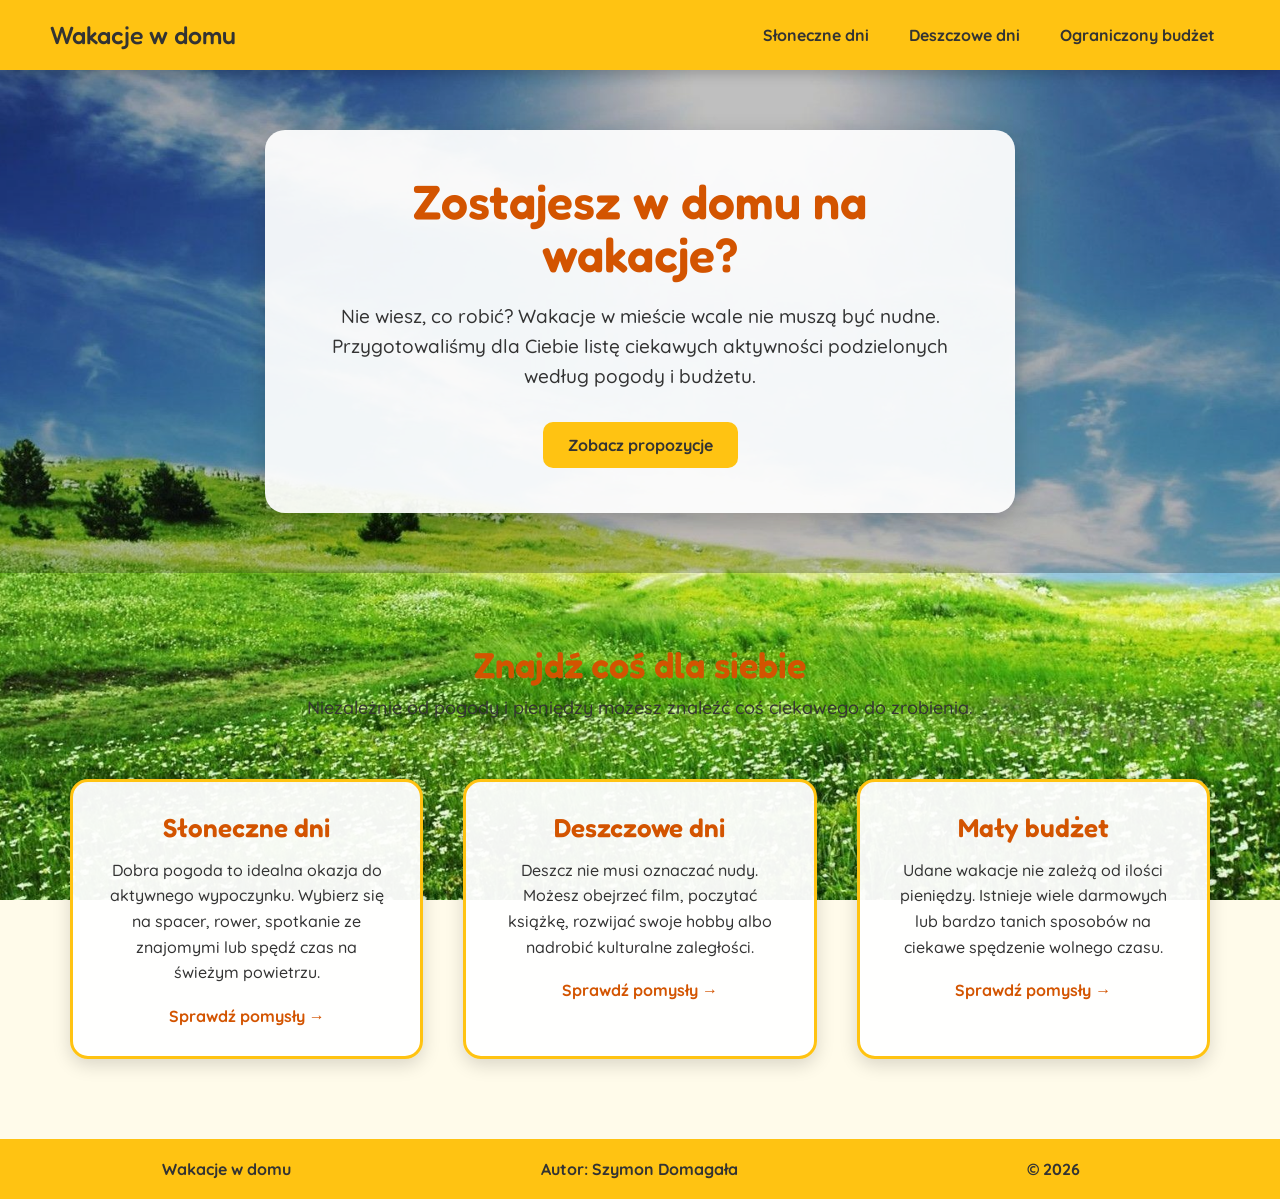
<file: index.html>
<!DOCTYPE html>
<html lang="pl">
<head>
    <meta charset="UTF-8">
    <meta name="viewport" content="width=device-width, initial-scale=1.0">

    <link rel="preconnect" href="https://fonts.googleapis.com">
    <link rel="preconnect" href="https://fonts.gstatic.com" crossorigin>
    <link href="https://fonts.googleapis.com/css2?family=Fredoka:wght@600&family=Quicksand:wght@500;700&display=swap" rel="stylesheet">
    <link rel="stylesheet" href="style/style.css">
    <link rel="stylesheet" href="style/style1.css">
    <title>Wakacje w domu</title>
</head>

<body>

    <header class="main-header">
        <div class="logo">Wakacje w domu</div>
        <nav>
            <ul class="menu">
                <li><a href="sloneczne.html">Słoneczne dni</a></li>
                <li><a href="deszczowe.html">Deszczowe dni</a></li>
                <li><a href="budzet.html">Ograniczony budżet</a></li>
            </ul>
        </nav>
    </header>

    <main>
        <section class="hero">
            <article>
                <h1>Zostajesz w domu na wakacje?</h1>

                <p>
                    Nie wiesz, co robić? Wakacje w mieście wcale nie muszą być nudne.
                    Przygotowaliśmy dla Ciebie listę ciekawych aktywności podzielonych
                    według pogody i budżetu.
                </p>

                <a class="hero-button" href="#propozycje">Zobacz propozycje</a>
            </article>
        </section>

        <section class="intro" id="propozycje">
            <h2>Znajdź coś dla siebie</h2>
            <p>
                Niezależnie od pogody i pieniędzy możesz znaleźć coś ciekawego do zrobienia.
            </p>
        </section>
        <section class="boxes">

            <div class="box">
                <h3>Słoneczne dni</h3>
                <p>
                    Dobra pogoda to idealna okazja do aktywnego wypoczynku.
                    Wybierz się na spacer, rower, spotkanie ze znajomymi
                    lub spędź czas na świeżym powietrzu.
                </p>
                <a href="sloneczne.html">Sprawdź pomysły →</a>
            </div>

            <div class="box">
                <h3>Deszczowe dni</h3>
                <p>
                    Deszcz nie musi oznaczać nudy. Możesz obejrzeć film,
                    poczytać książkę, rozwijać swoje hobby albo nadrobić
                    kulturalne zaległości.
                </p>
                <a href="deszczowe.html">Sprawdź pomysły →</a>
            </div>

            <div class="box">
                <h3>Mały budżet</h3>
                <p>
                    Udane wakacje nie zależą od ilości pieniędzy.
                    Istnieje wiele darmowych lub bardzo tanich sposobów
                    na ciekawe spędzenie wolnego czasu.
                </p>
                <a href="budzet.html">Sprawdź pomysły →</a>
            </div>
        </section>

    </main>
    <footer>
        
        <p>Wakacje w domu</p>
        <p>Autor: Szymon Domagała</p>
        <span>© 2026</span>

    </footer>

</body>
</html>
</file>
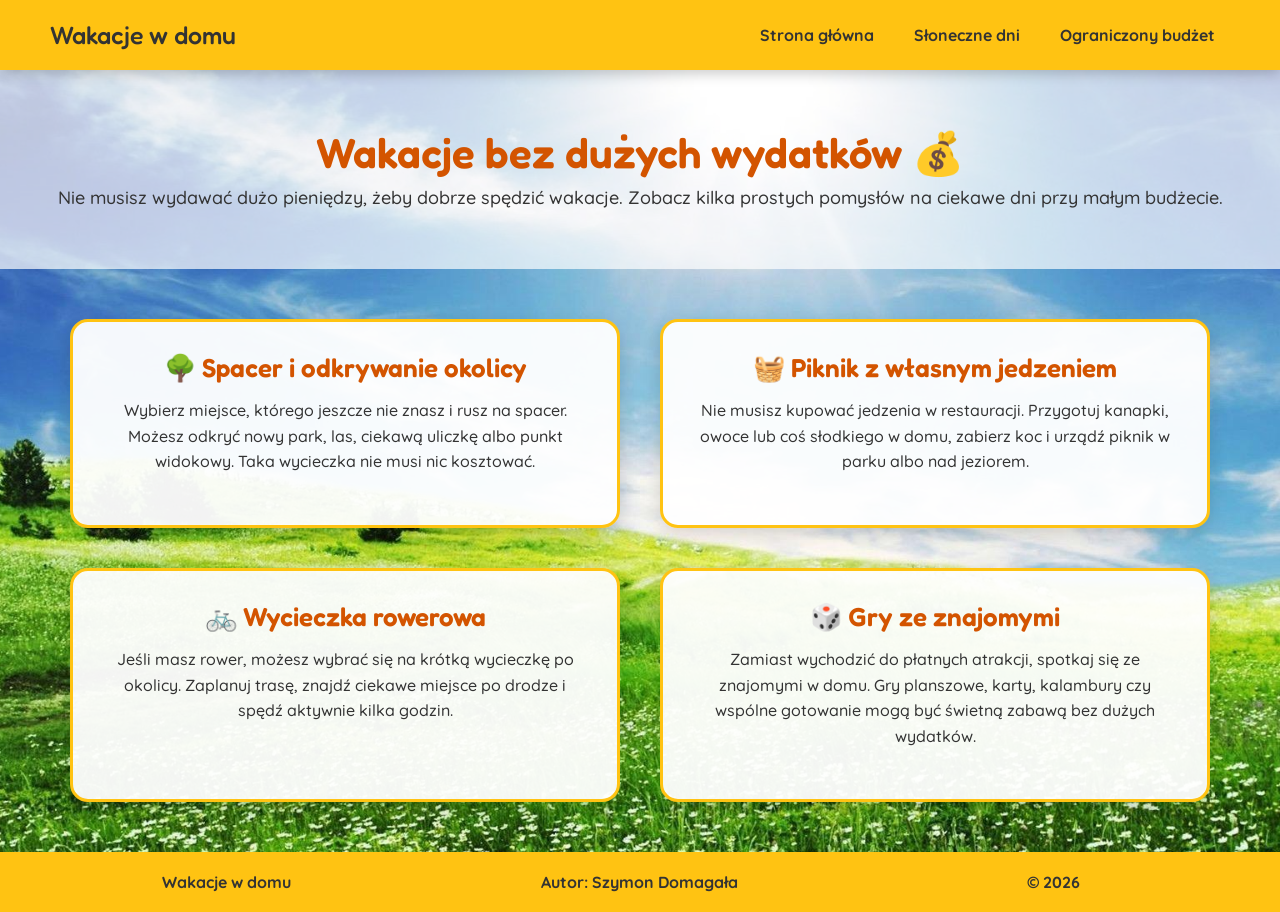
<file: budzet.html>
<!DOCTYPE html>
<html lang="en">
<head>
    <meta charset="UTF-8">
    <meta name="viewport" content="width=device-width, initial-scale=1.0">

    <link rel="preconnect" href="https://fonts.googleapis.com">
    <link rel="preconnect" href="https://fonts.gstatic.com" crossorigin>
    <link href="https://fonts.googleapis.com/css2?family=Fredoka:wght@600&family=Quicksand:wght@500;700&display=swap" rel="stylesheet">
    <link rel="stylesheet" href="style/style.css">
    <link rel="stylesheet" href="style/style2.css">
    <title>Document</title>
</head>
<body>
    <header class="main-header">
        <div class="logo">Wakacje w domu</div>
        <nav>
            <ul class="menu">
                <li><a href="index.html">Strona główna</a></li>
                <li><a href="sloneczne.html">Słoneczne dni</a></li>
                <li><a href="">Ograniczony budżet</a></li>
            </ul>
        </nav>
    </header>
    <main>
        <section class="hero">
            <article>
                <h1>Wakacje bez dużych wydatków 💰</h1>
                <p>
                    Nie musisz wydawać dużo pieniędzy, żeby dobrze spędzić wakacje.
                    Zobacz kilka prostych pomysłów na ciekawe dni przy małym budżecie.
                </p>
            </article>
        </section>

        <section class="boxes">

            <div class="box">
                <h3>🌳 Spacer i odkrywanie okolicy</h3>
                <p>
                    Wybierz miejsce, którego jeszcze nie znasz i rusz na spacer.
                    Możesz odkryć nowy park, las, ciekawą uliczkę albo punkt widokowy.
                    Taka wycieczka nie musi nic kosztować.
                </p>
            </div>

            <div class="box">
                <h3>🧺 Piknik z własnym jedzeniem</h3>
                <p>
                    Nie musisz kupować jedzenia w restauracji. Przygotuj kanapki,
                    owoce lub coś słodkiego w domu, zabierz koc i urządź piknik
                    w parku albo nad jeziorem.
                </p>
            </div>

            <div class="box">
                <h3>🚲 Wycieczka rowerowa</h3>
                <p>
                    Jeśli masz rower, możesz wybrać się na krótką wycieczkę
                    po okolicy. Zaplanuj trasę, znajdź ciekawe miejsce po drodze
                    i spędź aktywnie kilka godzin.
                </p>
            </div>

            <div class="box">
                <h3>🎲 Gry ze znajomymi</h3>
                <p>
                    Zamiast wychodzić do płatnych atrakcji, spotkaj się ze znajomymi
                    w domu. Gry planszowe, karty, kalambury czy wspólne gotowanie
                    mogą być świetną zabawą bez dużych wydatków.
                </p>
            </div>

        </section>
    </main>
    <footer>
        
        <p>Wakacje w domu</p>
        <p>Autor: Szymon Domagała</p>
        <span>© 2026</span>

    </footer>


</body>
</html>
</file>
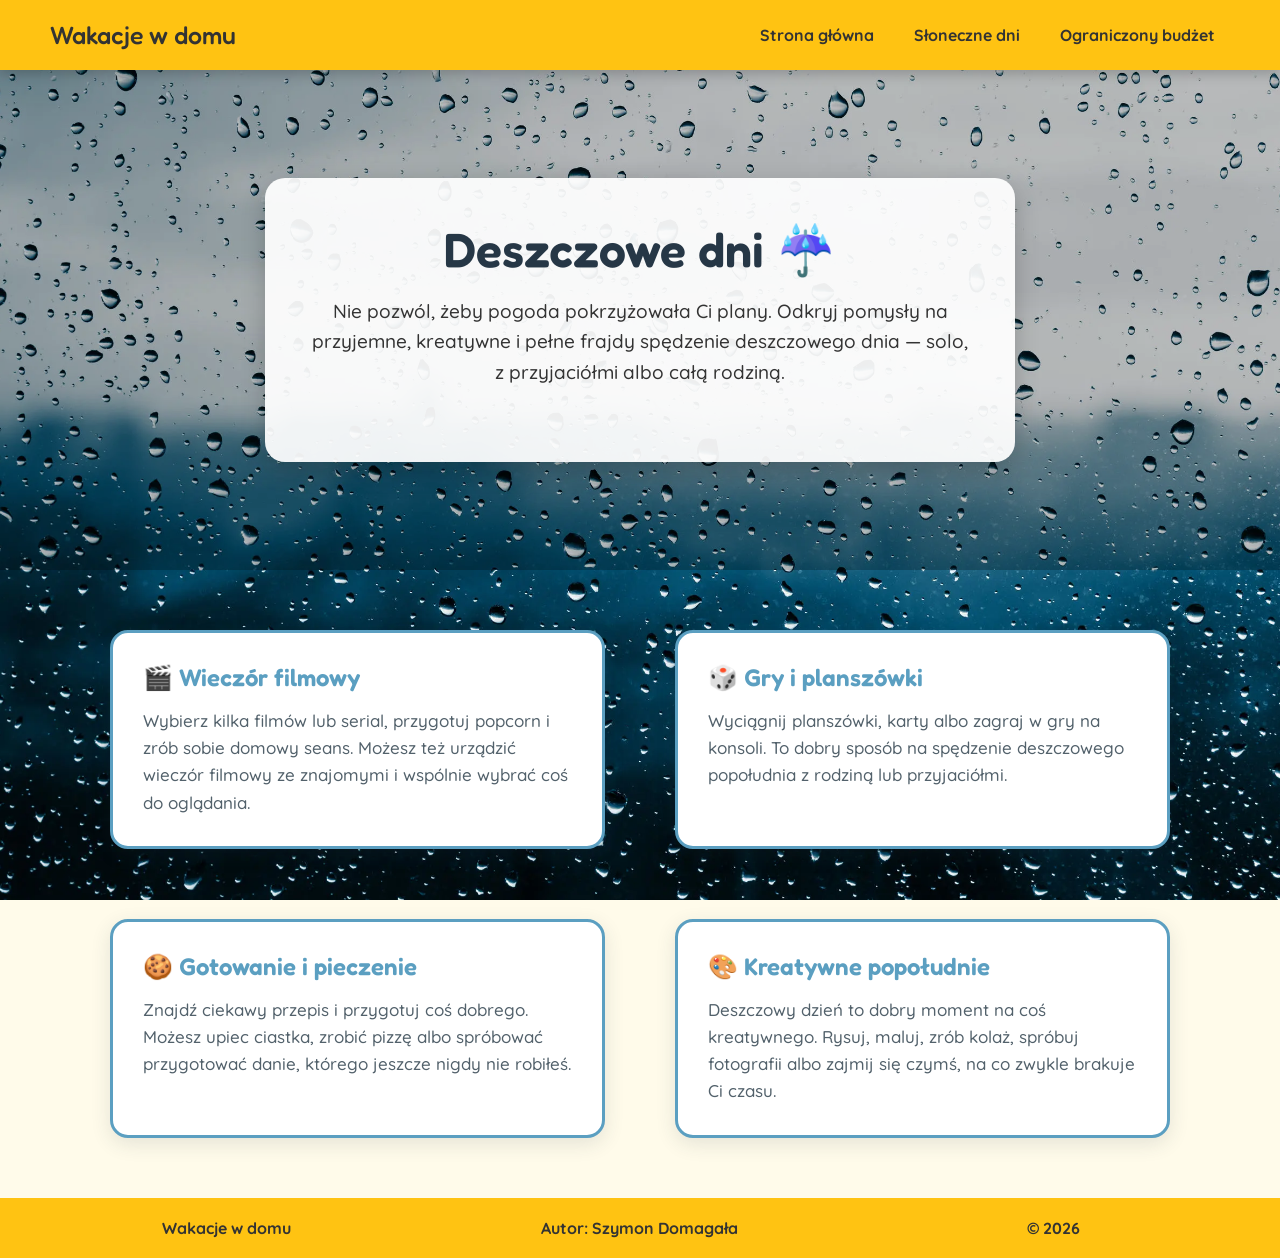
<file: deszczowe.html>
<!DOCTYPE html>
<html lang="en">
<head>
    <meta charset="UTF-8">
    <meta name="viewport" content="width=device-width, initial-scale=1.0">

    <link rel="preconnect" href="https://fonts.googleapis.com">

    <link rel="preconnect" href="https://fonts.gstatic.com" crossorigin>
    <link href="https://fonts.googleapis.com/css2?family=Fredoka:wght@600&family=Quicksand:wght@500;700&display=swap" rel="stylesheet">
    <link rel="stylesheet" href="style/style.css">
    <link rel="stylesheet" href="style/style3.css">

    <title>Document</title>
</head>
<body>
    <header class="main-header">
        <div class="logo">Wakacje w domu</div>
        <nav>
            <ul class="menu">
                <li><a href="index.html">Strona główna</a></li>
                <li><a href="sloneczne.html">Słoneczne dni</a></li>
                <li><a href="budzet.html">Ograniczony budżet</a></li>
            </ul>
        </nav>
    </header>
    <main>
        <section class="hero">
            <article>
                <h1>Deszczowe dni ☔</h1>
                <p>
                    Nie pozwól, żeby pogoda pokrzyżowała Ci plany.
                    Odkryj pomysły na przyjemne, kreatywne i pełne frajdy 
                    spędzenie deszczowego dnia — solo, z przyjaciółmi albo całą rodziną.
                </p>      
            </article>
                    
        </section>
        <section class="boxes">

             <div class="box">
                <h3>🎬 Wieczór filmowy</h3>
                <p>
                    Wybierz kilka filmów lub serial, przygotuj popcorn i zrób sobie
                    domowy seans. Możesz też urządzić wieczór filmowy ze znajomymi
                    i wspólnie wybrać coś do oglądania.
                </p>
            </div>

            <div class="box">
                <h3>🎲 Gry i planszówki</h3>
                <p>
                    Wyciągnij planszówki, karty albo zagraj w gry na konsoli.
                    To dobry sposób na spędzenie deszczowego popołudnia
                    z rodziną lub przyjaciółmi.
                </p>
            </div>

            <div class="box">
                <h3>🍪 Gotowanie i pieczenie</h3>
                <p>
                    Znajdź ciekawy przepis i przygotuj coś dobrego. Możesz upiec
                    ciastka, zrobić pizzę albo spróbować przygotować danie,
                    którego jeszcze nigdy nie robiłeś.
                </p>
            </div>

            <div class="box">
                <h3>🎨 Kreatywne popołudnie</h3>
                <p>
                    Deszczowy dzień to dobry moment na coś kreatywnego. Rysuj,
                    maluj, zrób kolaż, spróbuj fotografii albo zajmij się
                    czymś, na co zwykle brakuje Ci czasu.
                </p>
            </div>
        </section>
    </main>

    <footer>
        
        <p>Wakacje w domu</p>
        <p>Autor: Szymon Domagała</p>
        <span>© 2026</span>

    </footer>


</body>
</html>
</file>
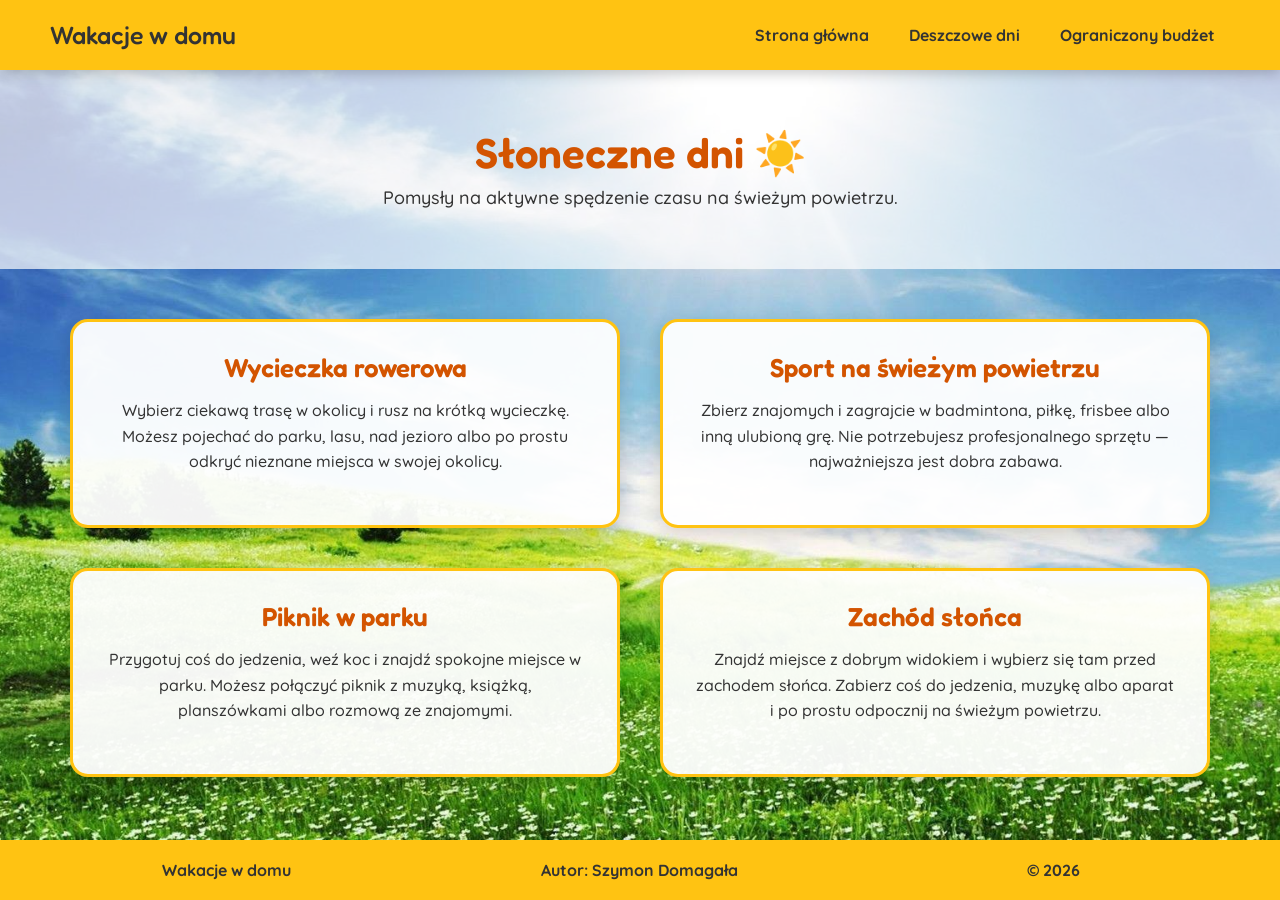
<file: sloneczne.html>
<!DOCTYPE html>
<html lang="en">
<head>
    <meta charset="UTF-8">
    <meta name="viewport" content="width=device-width, initial-scale=1.0">
    <link rel="preconnect" href="https://fonts.googleapis.com">

    <link rel="preconnect" href="https://fonts.gstatic.com" crossorigin>
    <link href="https://fonts.googleapis.com/css2?family=Fredoka:wght@600&family=Quicksand:wght@500;700&display=swap" rel="stylesheet">
    <link rel="stylesheet" href="style/style.css">
    <link rel="stylesheet" href="style/style2.css">
    <title>Słoneczne dni</title>
</head>
<body>
    <header class="main-header">
        <div class="logo">Wakacje w domu</div>
        <nav>
            <ul class="menu">
                <li><a href="index.html">Strona główna</a></li>
                <li><a href="deszczowe.html">Deszczowe dni</a></li>
                <li><a href="budzet.html">Ograniczony budżet</a></li>
            </ul>
        </nav>
    </header>

    <main>
        
        <section class="hero">
                <h1>Słoneczne dni ☀️</h1>
                <p>Pomysły na aktywne spędzenie czasu na świeżym powietrzu.</p>          
        </section>
        <section class="boxes">

            <div class="box">
                <h3>Wycieczka rowerowa</h3>
                <p>
                    Wybierz ciekawą trasę w okolicy i rusz na krótką wycieczkę. 
                    Możesz pojechać do parku, lasu, nad jezioro 
                    albo po prostu odkryć nieznane miejsca w swojej okolicy.
                </p>
                
            </div>

            <div class="box">
                <h3>Sport na świeżym powietrzu</h3>
                <p>
                   Zbierz znajomych i zagrajcie w badmintona, piłkę, frisbee albo inną ulubioną grę.
                    Nie potrzebujesz profesjonalnego sprzętu — najważniejsza jest dobra zabawa.
                </p>
                
            </div>

            <div class="box">
                <h3>Piknik w parku</h3>
                <p>
                    Przygotuj coś do jedzenia, weź koc i znajdź spokojne miejsce w parku. 
                    Możesz połączyć piknik z muzyką, książką, planszówkami albo rozmową ze znajomymi.
                </p>
                
            </div>
            <div class="box">
                <h3>Zachód słońca</h3>
                <p>
                    Znajdź miejsce z dobrym widokiem i wybierz się tam przed zachodem słońca. 
                    Zabierz coś do jedzenia, muzykę albo aparat i po prostu odpocznij na świeżym powietrzu.
                </p>
            </div>
        </section>
    </main>
    <footer>
        
        <p>Wakacje w domu</p>
        <p>Autor: Szymon Domagała</p>
        <span>© 2026</span>

    </footer>
</body>
</html>
</file>
<file: style/style.css>
* {
    margin: 0;
    padding: 0;
    box-sizing: border-box;
}

html {
    scroll-behavior: smooth;
}

body {
    font-family: 'Quicksand', sans-serif;
    font-weight: 500;
    color: #333;

    background-color: #fffbea;

    background-image: url('../images/background.jpg');
    background-repeat: no-repeat;  
    background-position: center;   
    background-size: cover;        
    background-attachment: fixed;  


    min-height: 100vh;
    overflow-x: hidden;
    display: flex;
    flex-direction: column;
}



h1,h2,h3 {
    font-family: 'Fredoka', sans-serif;
    font-weight: 600;
}

h1 {
    font-size: 48px;
    line-height: 1.1;
}

h2 {
    font-size: 36px;
    color: #d35400;
}

h3 {
    font-size: 26px;
    color: #d35400;
}



.main-header {
    position: sticky;
    top: 0;
    z-index: 1000;

    display: flex;
    justify-content: space-between;
    align-items: center;

    padding: 15px 50px;

    background-color: #ffc312;
    box-shadow: 0 4px 12px rgba(0, 0, 0, 0.2);
}

.logo {
    font-family: 'Fredoka', sans-serif;
    font-size: 25px;
    color: #333;
}

.menu {
    display: flex;
    gap: 10px;

    list-style: none;
}

.menu a {
    display: block;
    padding: 10px 15px;

    color: #333;
    text-decoration: none;
    font-weight: 700;

    border-radius: 8px;

    transition: 0.2s;
}

.menu a:hover {
    background-color: rgba(255, 255, 255, 0.4);
}







footer {
    margin-top: auto;
    padding: 20px;
    display: grid;
    grid-template-columns: repeat(3, 1fr);
    text-align: center;

    background-color: #ffc312;

    text-align: center;
    font-weight: 700;
}


@media (max-width: 800px) {

    .main-header {
        flex-direction: column;
        gap: 10px;
        padding: 15px 20px;
    }

    .menu {
        flex-wrap: wrap;
        justify-content: center;
    }

    .hero {
        min-height: 450px;
        padding: 30px 15px;
    }
    .hero article {
        padding: 30px 20px;
    }

    h1 {
        font-size: 36px;
    }

    .boxes {
        flex-direction: column;
        padding: 20px;
    }

    .box {
        width: 100%;
    }
    footer {
        display: flex;
        flex-direction: column;
        gap: 10px;
        padding: 20px;
        text-align: center;
    }
}
</file>
<file: style/style1.css>
.hero {
    display: flex;
    justify-content: center;
    align-items: center;

    min-height: 500px;
    padding: 60px 20px;

    background-color: rgba(0, 0, 0, 0.25);

}

.hero article {
    max-width: 750px;
    padding: 45px;

    text-align: center;

    background-color: rgba(255, 255, 255, 0.93);
    border-radius: 20px;

    box-shadow: 0 8px 25px rgba(0, 0, 0, 0.2);
}

.hero h1 {
    margin-bottom: 20px;
    color: #d35400;
}

.hero p {
    margin-bottom: 30px;

    font-size: 19px;
    line-height: 1.6;
}



.hero-button {
    display: inline-block;

    padding: 13px 25px;

    background-color: #ffc312;
    color: #333;

    text-decoration: none;
    font-weight: 700;

    border-radius: 10px;

    transition: 0.2s;
}

.hero-button:hover {
    transform: translateY(-2px);
    background-color: #f5b800;
}


.intro {
    max-width: 800px;
    margin: 0 auto;
    padding: 70px 20px 30px;

    text-align: center;
}

.intro h2 {
    margin-bottom: 10px;
}

.intro p {
    font-size: 18px;
}



.boxes {
    display: flex;
    justify-content: center;
    gap: 40px;

    max-width: 1200px;
    margin: 0 auto;
    padding: 30px 30px 80px;
}

.box {
    flex: 1;
    padding: 30px;

    background-color: rgba(255, 255, 255, 0.95);
    border: 3px solid #ffc312;
    border-radius: 18px;
    text-align: center;
    box-shadow: 0 6px 18px rgba(0, 0, 0, 0.15);
    transition: 0.2s;
}

.box:hover {
    transform: translateY(-5px);
}

.box h3 {
    margin-bottom: 15px;
}

.box p {
    margin-bottom: 20px;

    font-size: 16px;
    line-height: 1.6;
}

.box a {
    color: #d35400;
    font-weight: 700;
    text-decoration: none;
}

.box a:hover {
    text-decoration: underline;
}
</file>
<file: style/style2.css>
.hero {
    text-align: center;
    padding: 60px 20px;
    background-color: rgba(255,255,255,0.7);
}

.hero h1{
    
    font-size: 42px;
    line-height: 1.1;
    color: #d35400;
    margin-bottom: 10px;

}

.hero p{
    font-size: 18px;
}



.boxes {
    display: grid;
    
    grid-template-columns: repeat(2, 1fr);
    gap: 40px;

    max-width: 1200px;
    margin: 0 auto;
    padding: 50px 30px;
}

.box {
    flex: 1;
    padding: 30px;

    background-color: rgba(255, 255, 255, 0.95);
    border: 3px solid #ffc312;
    border-radius: 18px;
    text-align: center;
    box-shadow: 0 6px 18px rgba(0, 0, 0, 0.15);
    transition: 0.2s;
}

.box:hover {
    transform: translateY(-5px);
}

.box h3 {
    margin-bottom: 15px;
}

.box p {
    margin-bottom: 20px;

    font-size: 16px;
    line-height: 1.6;
}





@media (max-width: 700px) {
    .boxes {
        grid-template-columns: 1fr;
    }
}
</file>
<file: style/style3.css>
body{
    background-color: #fffbea;

    background-image: url('../images/rainy-day.webp');
    background-repeat: no-repeat;  
    background-position: center;   
    background-size: cover;        
    background-attachment: fixed;  


    min-height: 100vh;
    overflow-x: hidden;
}

.hero {
    display: flex;
    justify-content: center;
    align-items: center;

    min-height: 500px;
    padding: 60px 20px;

    background-color: rgba(0, 0, 0, 0.25);

}

.hero article {
    max-width: 750px;
    padding: 45px;

    text-align: center;

    background-color: rgba(255, 255, 255, 0.93);
    border-radius: 20px;

    box-shadow: 0 8px 25px rgba(0, 0, 0, 0.2);
}

.hero h1 {
    margin-bottom: 20px;
    color: #263746  ;
}

.hero p {
    margin-bottom: 30px;

    font-size: 19px;
    line-height: 1.6;
}

.boxes {
    max-width: 1100px;
    margin: 60px auto;
    padding: 0 20px;

    display: grid;
    grid-template-columns: repeat(2, 1fr);
    gap: 70px;
}

.box {
    padding: 30px;
    border: 3px solid #5B9FC1;
    background-color: #ffffff;
    border-radius: 18px;
    box-shadow: 0 6px 20px rgba(38, 55, 70, 0.12);
    transition: transform 0.2s ease, box-shadow 0.2s ease;
}

.box:hover {
    transform: translateY(-5px);
    box-shadow: 0 10px 25px rgba(38, 55, 70, 0.18);
}

.box h3 {
    margin-bottom: 15px;
    color: #5B9FC1;
    font-size: 24px;
}

.box p {
    color: #52616B;
    font-size: 17px;
    line-height: 1.6;
}


@media (max-width: 700px) {
    .boxes {
        grid-template-columns: 1fr;
        margin: 40px auto;
    }
}
</file>
